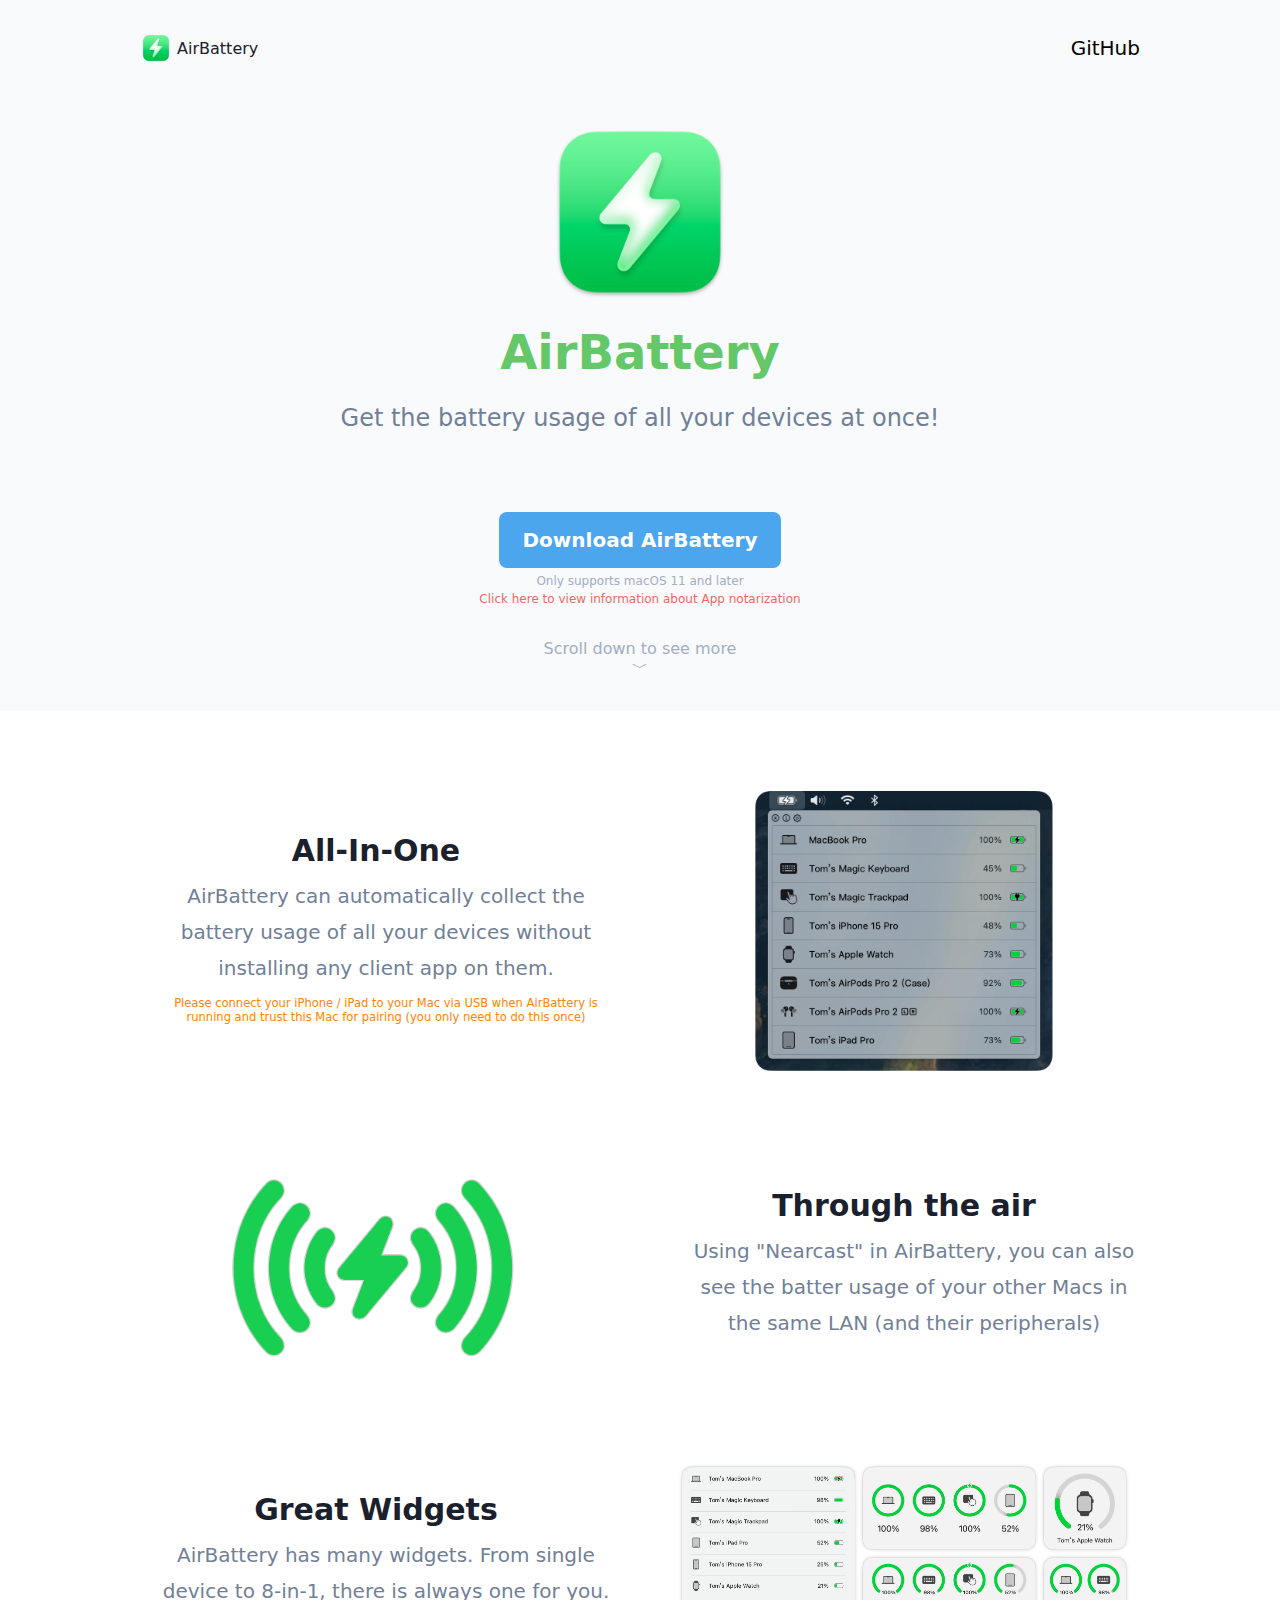
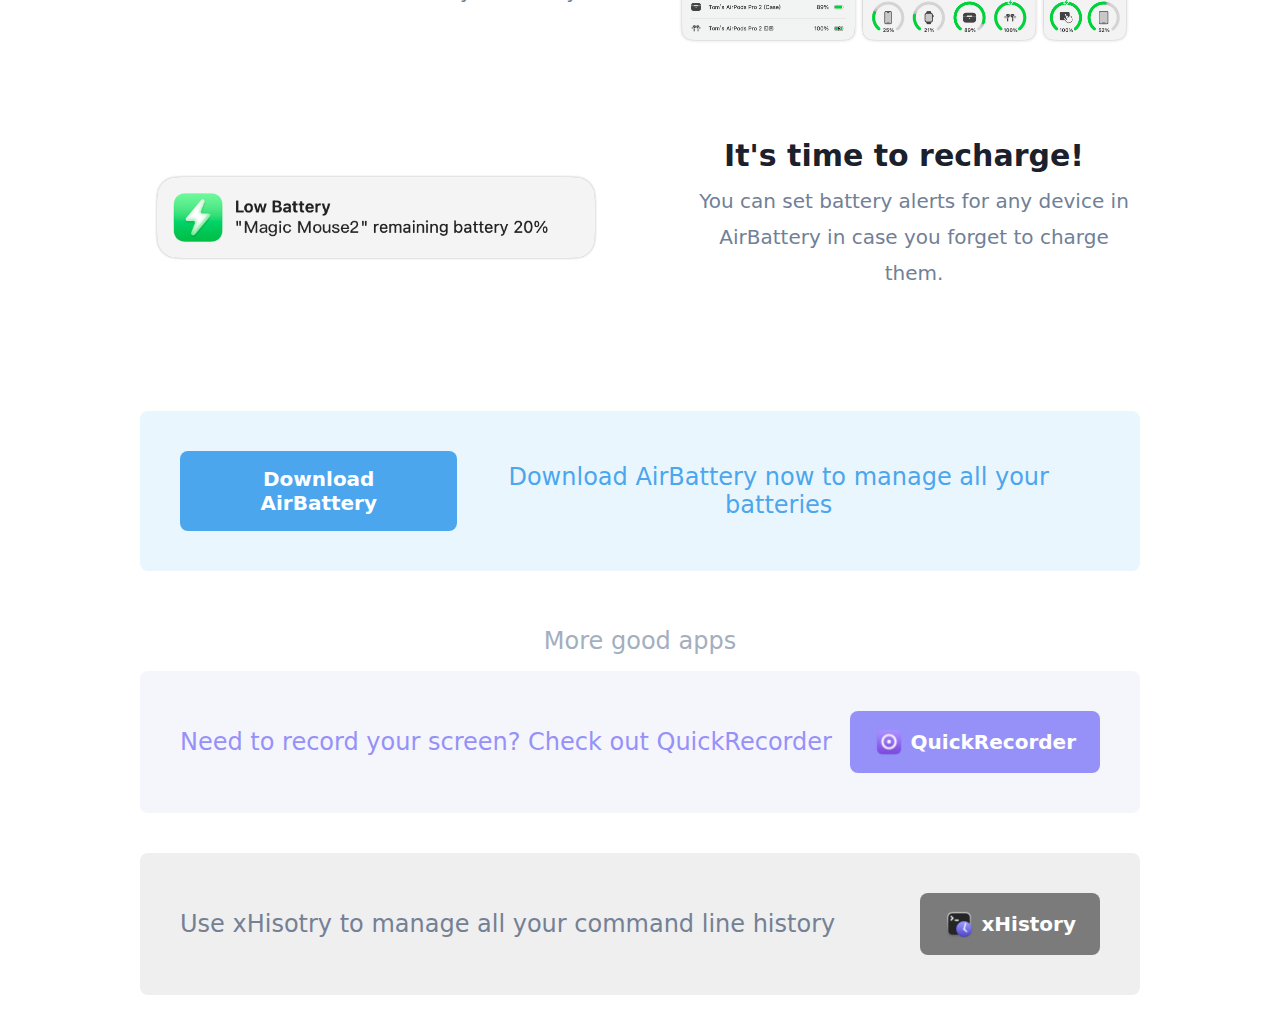
<file: airbattery/index.html>
<!DOCTYPE html>
<html lang="en">
<head>
    <meta charset="UTF-8">
    <meta name="viewport" content="width=device-width, initial-scale=0.9, user-scalable=no">
    <title>AirBattery for Mac</title>
    <style>
        .popup {
            display: none;
            position: fixed;
            z-index: 9999;
            left: 0;
            top: 0;
            width: 100%;
            height: 100%;
            overflow: auto;
            background-color: rgba(0,0,0,0.4);
        }
        
        .popup-content {
            background-color: #fefefe;
            margin: 18% auto;
            padding: 20px;
            border: 0px solid #888;
            width: 80%;
            border-radius: 14px;
        }
        
        .close {
            color: #aaa;
            float: right;
            font-size: 28px;
            font-weight: bold;
            cursor: pointer;
        }
        
        .close:hover,
        .close:focus {
            color: black;
            text-decoration: none;
            cursor: pointer;
        }
        * {
            margin: 0;
            font-family: system-ui, sans-serif;
            text-align: center;
        }
        a {
            color: inherit;
            text-decoration: inherit;
        }
        .cannotOpen {
            color: #EC6A5E;
        }
        .cannotOpen:hover {
            color: #b3190a;
        }
        .container {
            max-width: 1000px;
            margin: 0 auto; /* 将容器居中 */
            display: flex;
            justify-content: space-between;
            align-items: center; /* 垂直居中对齐 */
        }
        .container img, span {
            vertical-align: middle;
        }
        .btn-primary {
            border-radius: .5rem;
            display: inline-block;
            text-align: center;
            font-size: 1.25rem;
            font-weight: 700;
            padding: 1rem 1.5rem;
            background-color: #4BA6EE;
            color: #FFFFFF;
        }
        .btn-primary:hover {
            background-color: #4396D6;
        }
        .featureBox {
            max-width: 1000px;
            margin: 0 auto; /* 将容器居中 */
            display: flex;
            justify-content: space-between;
            align-items: center;
            margin-top: 70px;
        }
        .featureBox div {
            width: 452px;
            margin: 10px;
        }
        .featureBox img{
            width: 100%;
            height: 100%;
            object-fit: cover;
        }
        .titl {
            color: #1A202C;
            font-size: 1.875em;
            font-weight: 600;
        }
        .expl {
            color: #718096;
            line-height: 2.25rem;
            font-size: 1.25rem;
            margin-top: 1.5rem;
        }
        .footer {
            width: 1000px;
            text-align: center;
            padding: 2.5em;
            color: #4BA6EE;
            background-color: #E9F6FD;
            border-radius: .5rem;
            display: flex;
            align-items: center;
            justify-content: space-between;
            margin-top: 100px;
            margin-bottom: 40px;
        }
        .footer div { vertical-align: middle; }
        .reverse { flex-direction:row-reverse; }
        .zh { display: none; }
        .en { display: block; }
        @media (max-width: 640px) {
            .featureBox { flex-direction: column; }
            .featureBox div { width: 400px; margin: 0; }
            .featureBox img { margin-top: 40px; }
            .footer {
                flex-direction: column;
                border-radius: 0;
                margin-bottom: 0;
            }
            .footer div { margin: .4em; }
        }
        @media (max-width: 400px) {
            .featureBox div { width: 100%; margin: 0; }
        }
    </style>
</head>
<body>
    <div class="en">
        <div id="popup" class="popup">
            <div class="popup-content">
                <span class="close" onclick="hidePopup()">&times;</span>
                <img src="./images/warring_en.png" alt="warring" height="153" />
                <h2>If you see this when you run AirBattery</h2>
                <p style="color: #718096;"><br>This because my free certificate was revoked due to the 1-year validity limit. Old apps are no longer able to run. Install the latest to fix it.<br><br>If it still does not work after the update, please right-click the app in Finder > "Get Info" > check "Override Malware Protection", and run it again or try again after a few hours<br><br></p>
            </div>
        </div>
        <div style="background-color: #F8FAFC; padding: 2em 1em;">
            <div class="container">
                <div>
                    <img src="./images/AirBattery.png" alt="AirBattery Icon" width="32" height="32" />
                    <span style="font-weight: 400; color: #1B202B">AirBattery</span>
                </div>
                <a style="font-size: 1.25rem; font-weight: 500;" href="https://github.com/lihaoyun6/AirBattery">GitHub</a>
            </div>
            <div style="margin-top: 3em;">
                <img src="./images/AirBattery.png" alt="AirBattery Logo" width="200" height="200" />
                <h1 style="color: #64C868; font-size: 3rem; margin-top: 0.5rem; margin-bottom: 0rem; font-weight: 700; ">AirBattery</h1>
                <div style="color: #718096; font-size: 1.5rem; margin-top: 1.5rem; margin-bottom: 5rem; font-weight: 300; ">Get the battery usage of all your devices at once!</div>
                <a href="https://github.com/lihaoyun6/AirBattery/releases/latest/">
                    <div class="btn-primary">Download AirBattery</div>
                </a>
                <div style="color: #A3AEBE; font-size: .75em; margin-top: .5em; font-weight: 300;">Only supports macOS 11 and later</div>
                <a class="cannotOpen" style="font-size: .75em; margin-top: .5em; font-weight: 400;" href="javascript:void(0);" onclick="javascript:document.querySelector('.notar').style.display = 'block';">
                    Click here to view information about App notarization
                </a>
                <div class="notar" style="display: none; color: #A3AEBE; font-size: .75em; margin-top: .5em; font-weight: 300;">
                    This app has not been notarized by Apple.<br>
                    But I'm in the process of applying to Apple to become a certified developer, which will take some time.<br>
                    If you don't trust me, you are right, because you should never trust any app that has not been notarized.<br>
                    But if you trust me, I will thank you very much. Because trusting a stranger really takes a lot of courage.<br><br>
                    <a class="cannotOpen" style="font-weight: 600;" href="https://support.apple.com/102445#openanyway">
                        I trust you, please tell me how to run it
                    </a>
                </div>
                <div style="color: #A3AEBE; font-size: 1em; margin-top: 2em;">Scroll down to see more<br>﹀</div>
            </div>
        </div>
        <div class="featureBox">
            <div>
                <h3 class="titl">All-In-One</h3>
                <div class="expl">AirBattery can automatically collect the battery usage of all your devices without installing any client app on them.</div>
                <div style="color: #ff8400; font-size: .72em; margin-top: 0em; font-weight: 300;">Please connect your iPhone / iPad to your Mac via USB when AirBattery is running and trust this Mac for pairing (you only need to do this once)</div>
            </div>
            <div>
                <img src="./images/feature1_en.png" alt="feature alt text"/>
            </div>
        </div>
        <div class="featureBox reverse">
            <div>
                <h3 class="titl">Through the air</h3>
                <div class="expl">Using "Nearcast" in AirBattery, you can also see the batter usage of your other Macs in the same LAN (and their peripherals)</div>
            </div>
            <div>
                <img src="./images/feature2.png" alt="feature alt text"/>
            </div>
        </div>
        <div class="featureBox">
            <div>
                <h3 class="titl">Great Widgets</h3>
                <div class="expl">AirBattery has many widgets. From single device to 8-in-1, there is always one for you.<br></div>
            </div>
            <div>
                <img src="./images/feature3_en.png" alt="feature alt text"/>
            </div>
        </div>
        <div class="featureBox reverse">
            <div>
                <h3 class="titl">It's time to recharge!</h3>
                <div class="expl">You can set battery alerts for any device in AirBattery in case you forget to charge them.</div>
            </div>
            <div>
                <img src="./images/feature4_en.png" alt="feature alt text"/>
            </div>
        </div>
        <div class="container">
            <div class="footer">
                <div>
                    <a href="https://github.com/lihaoyun6/AirBattery/releases/latest/">
                        <div class="btn-primary">Download AirBattery</div>
                    </a>
                </div>
                <div style="font-size: 1.5em; font-weight: 500;">Download AirBattery now to manage all your batteries</div>
            </div>
        </div>
        <div style="color: #A3AEBE; font-size: 1.5rem; margin-top: 1rem; margin-bottom: 1rem; font-weight: 500; ">More good apps</div>
        <div class="container">
            <div class="footer" style="margin-top: 0; background-color: #F5F5FC;">
                <div style="color: #9691F8; font-size: 1.5em; font-weight: 500;">Need to record your screen? Check out QuickRecorder</div>
                <div>
                    <a href="../quickrecorder/">
                        <div class="btn-primary" style="background-color: #9691F8;">
                            <img src="../quickrecorder/images/QuickRecorder.png" alt="AirBattery Icon" width="30" height="30" />
                            <span>QuickRecorder</span>
                        </div>
                    </a>
                </div>
            </div>
        </div>
        <div class="container">
            <div class="footer" style="margin-top: 0; background-color: #EFEFEF;">
                <div style="color: #748094; font-size: 1.5em; font-weight: 500;">Use xHisotry to manage all your command line history</div>
                <div>
                    <a href="../xhistory/">
                        <div class="btn-primary" style="background-color: #7B7B7B;">
                            <img src="../xhistory/images/xHistory.png" alt="xHistory Icon" width="30" height="30" />
                            <span>xHistory</span>
                        </div>
                    </a>
                </div>
            </div>
        </div>
    </div>
    <div class="zh">
        <div id="popup_zh" class="popup">
            <div class="popup-content">
                <span class="close" onclick="hidePopup()">&times;</span>
                <img src="./images/warring.png" alt="warring" height="153" />
                <h2>如果您看到了这个提示</h2>
                <p style="color: #718096;"><br>因为苹果免费开发者证书只有一年有效期, 我的旧证书已经过期, 所以旧版 App 会无法正常启动. 请下载最新版覆盖安装以修复此问题<br><br>若更新后还是无法运行, 请在访达中右键点击App并选择"显示简介", 再勾选"覆盖恶意软件保护". 然后再次运行或等几个小时后再试<br><br></p>
            </div>
        </div>
        <div style="background-color: #F8FAFC; padding: 2em 1em;">
            <div class="container">
                <div>
                    <img src="./images/AirBattery.png" alt="AirBattery Icon" width="32" height="32" />
                    <span style="font-weight: 400; color: #1B202B">AirBattery</span>
                </div>
                <a style="font-size: 1.25rem; font-weight: 500;" href="https://github.com/lihaoyun6/AirBattery">GitHub</a>
            </div>
            <div style="margin-top: 3em;">
                <img src="./images/AirBattery.png" alt="AirBattery Logo" width="200" height="200" />
                <h1 style="color: #64C868; font-size: 3rem; margin-top: 0.5rem; margin-bottom: 0rem; font-weight: 700; ">AirBattery</h1>
                <div style="color: #718096; font-size: 1.5rem; margin-top: 1.5rem; margin-bottom: 5rem; font-weight: 300; ">在 Mac 端获取并管理你所有其他设备的电量信息</div>
                <a href="https://github.com/lihaoyun6/AirBattery/releases/latest/">
                    <div class="btn-primary">下载 AirBattery</div>
                </a>
                <div style="color: #A3AEBE; font-size: .75em; margin-top: .5em; font-weight: 300;">仅支持 macOS 11 及以上系统</div>
                <a class="cannotOpen" style="font-size: .75em; margin-top: .5em; font-weight: 400;" href="https://support.apple.com/102445#openanyway">
                    点此查看系统提示"无法验证 App 开发者"的解决方法
                </a>
                <div style="color: #A3AEBE; font-size: 1em; margin-top: 2em;">下滑查看更多内容<br>﹀</div>
            </div>
        </div>
        <div class="featureBox">
            <div>
                <h3 class="titl">设备再多也不怕</h3>
                <div class="expl">AirBattery 支持隔空读取 iPhone / iPad / Apple Watch / AirPods 和妙控设备等设备, 以及部分第三方蓝牙键鼠和耳机的电量信息.</div>
                <div style="color: #ff8400; font-size: .72em; margin-top: 0em; font-weight: 300;">请在 AirBattery 启动后将 iPhone/iPad 有线插入 Mac 并信任以进行配对 (只需一次)</div>
            </div>
            <div>
                <img src="./images/feature1.png" alt="feature alt text"/>
            </div>
        </div>
        <div class="featureBox reverse">
            <div>
                <h3 class="titl">真隔空, 真好用</h3>
                <div class="expl">利用 AirBattery 的 Nearcast 功能, 你不仅可以看到当前 Mac 的电量, 还能看到局域网内其他属于你的 Mac 以及它们外设的电量信息.</div>
            </div>
            <div>
                <img src="./images/feature2.png" alt="feature alt text"/>
            </div>
        </div>
        <div class="featureBox">
            <div>
                <h3 class="titl">好上加好的小组件</h3>
                <div class="expl">AirBattery 内置了多种精心设计的电量显示小组件, 其中甚至包含可同时显示 8 台设备的大型组件和双排电量组件, 让你一眼尽知所需.</div>
            </div>
            <div>
                <img src="./images/feature3.png" alt="feature alt text"/>
            </div>
        </div>
        <div class="featureBox reverse">
            <div>
                <h3 class="titl">忘记充电? 那是过去式了</h3>
                <div class="expl">AirBattery 支持为任意设备设定低电量提醒,<br>并在合适的时候以合适的方式提醒你充电.</div>
            </div>
            <div>
                <img src="./images/feature4.png" alt="feature alt text"/>
            </div>
        </div>
        <div class="container">
            <div class="footer">
                <div>
                    <a href="https://github.com/lihaoyun6/AirBattery/releases/latest/">
                        <div class="btn-primary">下载 AirBattery</div>
                    </a>
                </div>
                <div style="font-size: 1.5em; font-weight: 500;">立即下载 AirBattery 体验以上所有功能吧</div>
            </div>
        </div>
        <div style="color: #A3AEBE; font-size: 1.5rem; margin-top: 1rem; margin-bottom: 1rem; font-weight: 500; ">更多实用工具推荐</div>
        <div class="container">
            <div class="footer" style="margin-top: 0; background-color: #F5F5FC;">
                <div style="color: #9691F8; font-size: 1.5em; font-weight: 500;">在找好用的录屏工具吗? 快来看看 QuickRecorder</div>
                <div>
                    <a href="../quickrecorder/">
                        <div class="btn-primary" style="background-color: #9691F8;">
                            <img src="../quickrecorder/images/QuickRecorder.png" alt="QuickRecorder Icon" width="30" height="30" />
                            <span>QuickRecorder</span>
                        </div>
                    </a>
                </div>
            </div>
        </div>
        <div class="container">
            <div class="footer" style="margin-top: 0; background-color: #EFEFEF;">
                <div style="color: #748094; font-size: 1.5em; font-weight: 500;">使用 xHistory 来管理你的所有命令行历史记录</div>
                <div>
                    <a href="../xhistory/">
                        <div class="btn-primary" style="background-color: #7B7B7B;">
                            <img src="../xhistory/images/xHistory.png" alt="xHistory Icon" width="30" height="30" />
                            <span>xHistory</span>
                        </div>
                    </a>
                </div>
            </div>
        </div>
    </div>
    <script type="text/javascript">
        var userLang = navigator.language || navigator.userLanguage;
        if (userLang.includes("zh", 0)) {
            document.querySelector('.en').style.display = 'none';
            document.querySelector('.zh').style.display = 'block';
            //var popup = document.getElementById("popup_zh");
            //popup.style.display = "block";
        }// else {
            //var popup = document.getElementById("popup");
            //popup.style.display = "block";
        //}
        
        function hidePopup() {
            var popup = document.getElementById("popup");
            popup.style.display = "none";
            popup = document.getElementById("popup_zh");
            popup.style.display = "none";
        }
    </script>
</body>
</html>
</file>
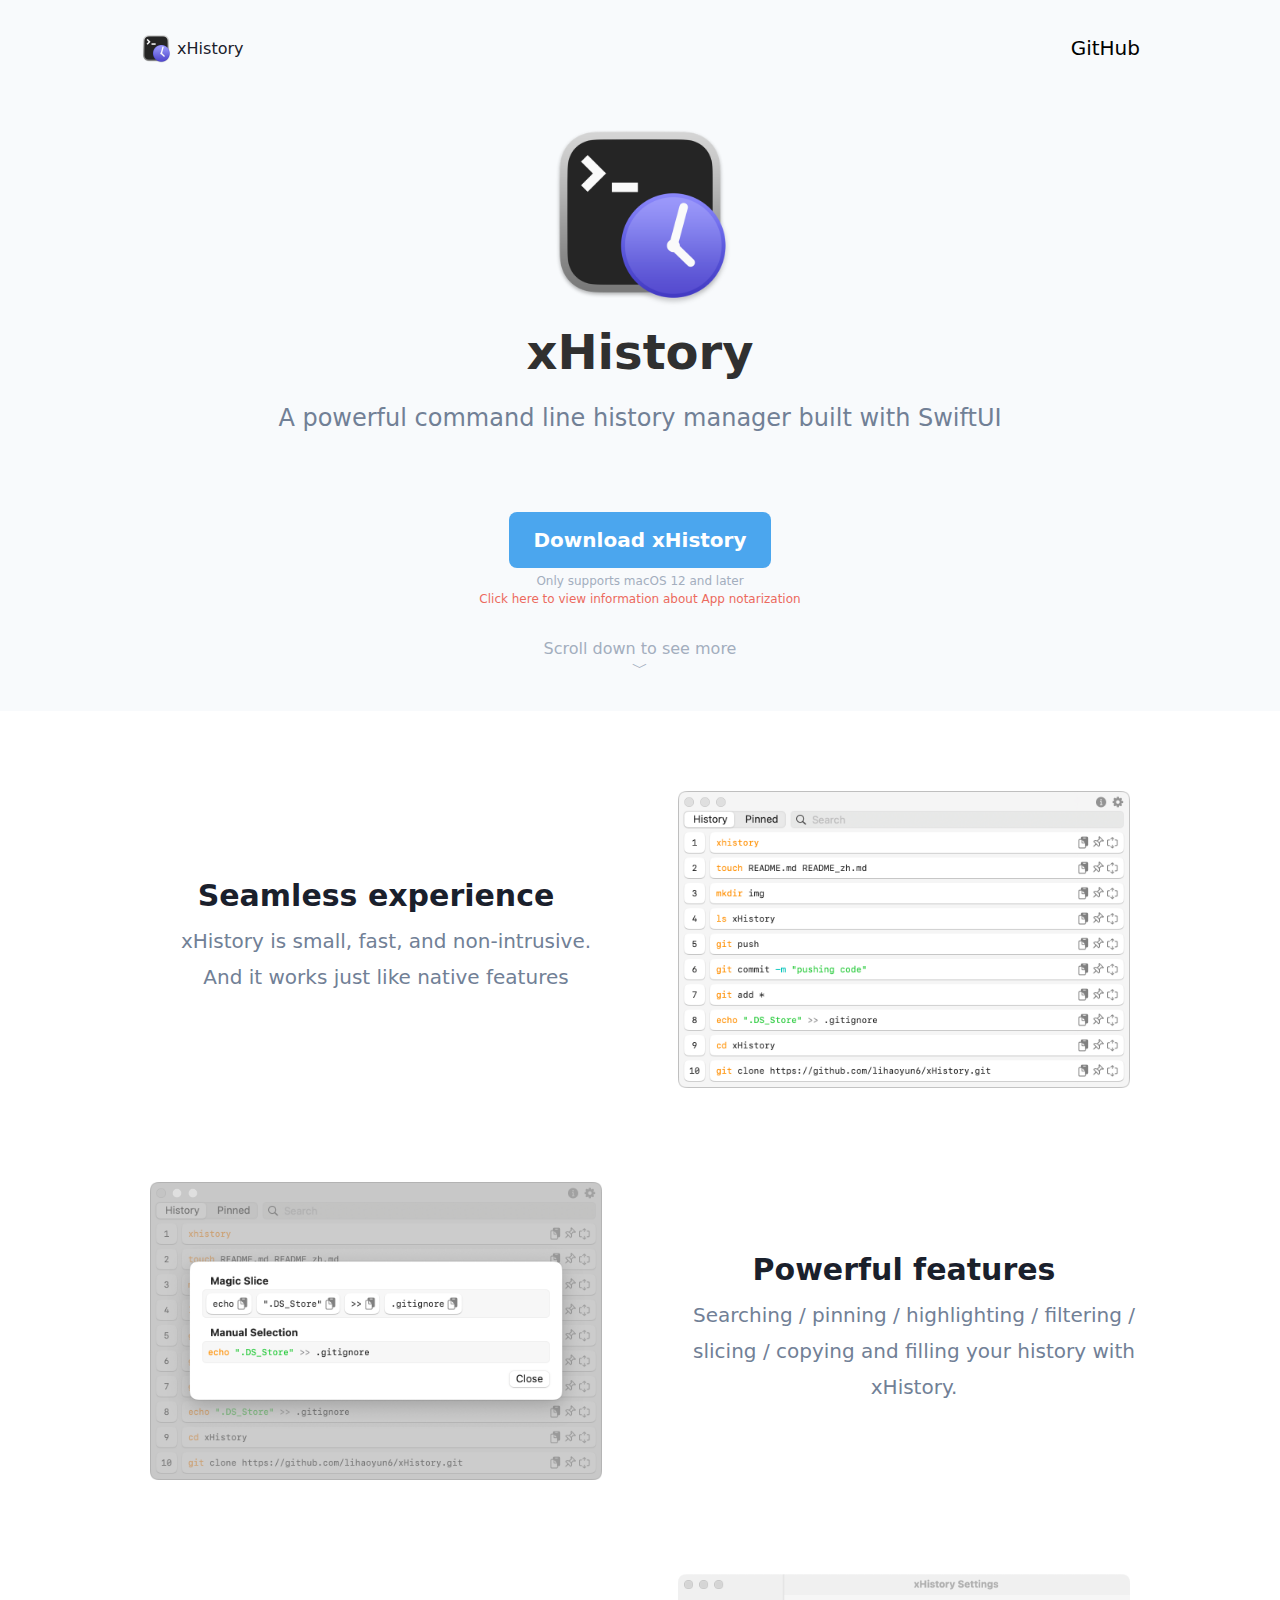
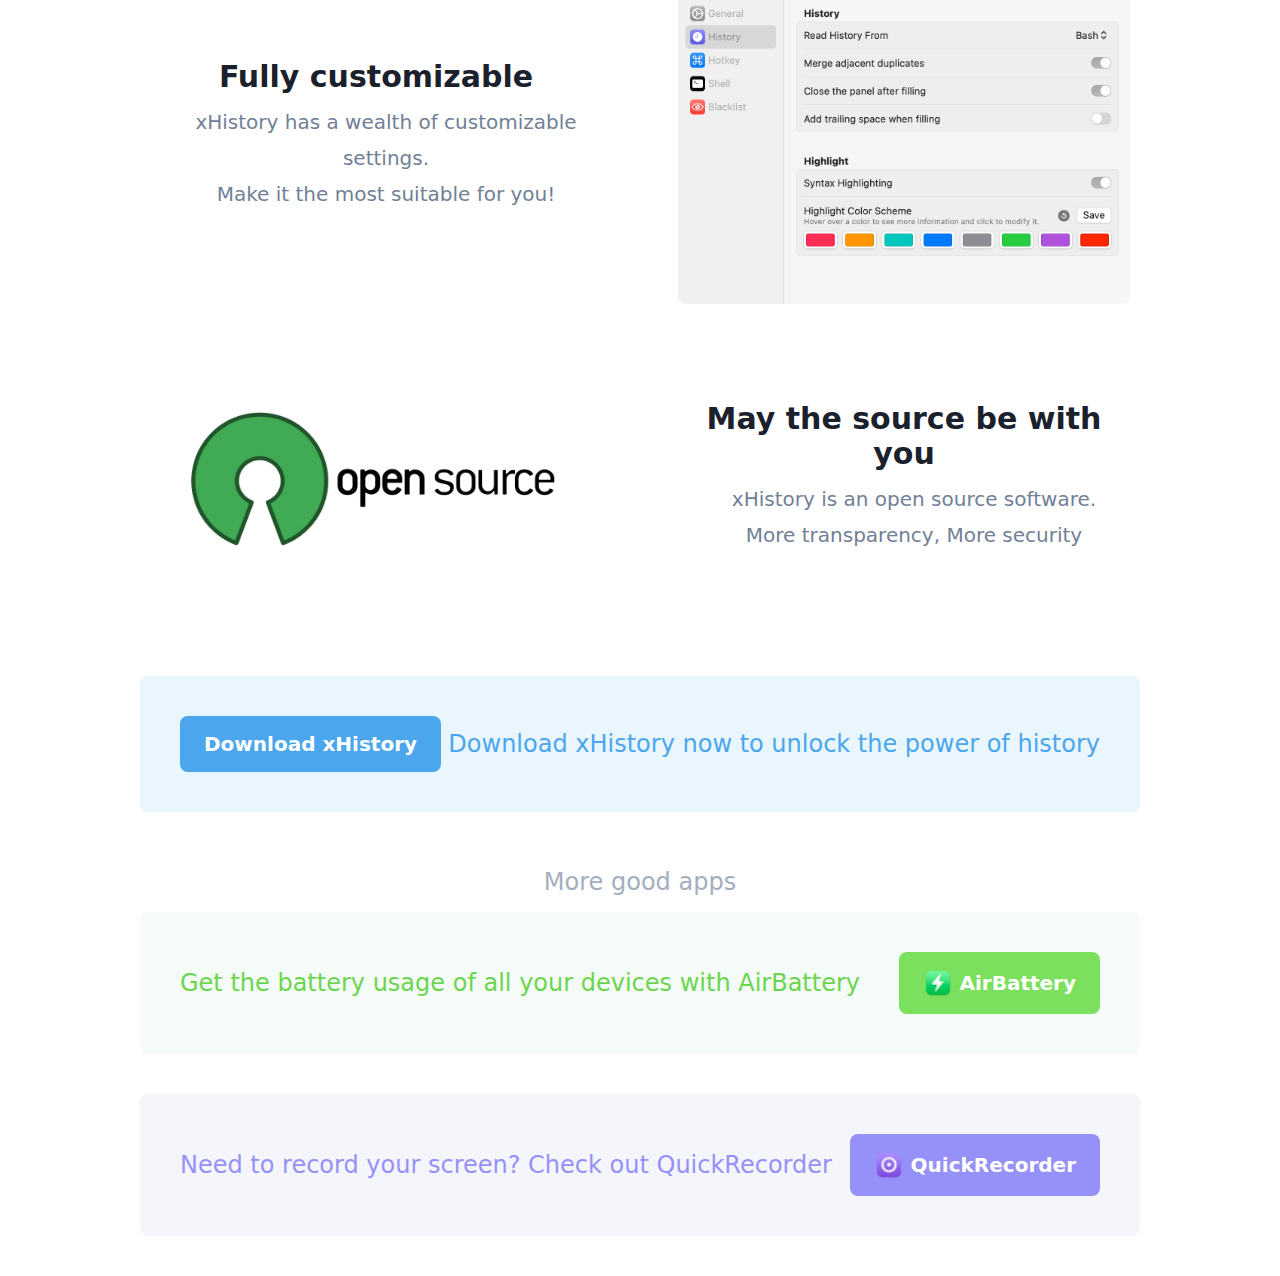
<file: xhistory/index.html>
<!DOCTYPE html>
<html lang="en">
<head>
    <meta charset="UTF-8">
    <meta name="viewport" content="width=device-width, initial-scale=0.9, user-scalable=no">
    <title>xHistory for Mac</title>
    <style>
        .popup {
            display: none;
            position: fixed;
            z-index: 9999;
            left: 0;
            top: 0;
            width: 100%;
            height: 100%;
            overflow: auto;
            background-color: rgba(0,0,0,0.4);
        }
        
        .popup-content {
            background-color: #fefefe;
            margin: 18% auto;
            padding: 20px;
            border: 0px solid #888;
            width: 80%;
            border-radius: 14px;
        }
        
        .close {
            color: #aaa;
            float: right;
            font-size: 28px;
            font-weight: bold;
            cursor: pointer;
        }
        
        .close:hover,
        .close:focus {
            color: black;
            text-decoration: none;
            cursor: pointer;
        }
        * {
            margin: 0;
            font-family: system-ui, sans-serif;
            text-align: center;
        }
        a {
            color: inherit;
            text-decoration: inherit;
        }
        .cannotOpen {
            color: #EC6A5E;
        }
        .cannotOpen:hover {
            color: #b3190a;
        }
        .container {
            max-width: 1000px;
            margin: 0 auto; /* 将容器居中 */
            display: flex;
            justify-content: space-between;
            align-items: center; /* 垂直居中对齐 */
        }
        .container img, span {
            vertical-align: middle;
        }
        .btn-primary {
            border-radius: .5rem;
            display: inline-block;
            text-align: center;
            font-size: 1.25rem;
            font-weight: 700;
            padding: 1rem 1.5rem;
            background-color: #4BA6EE;
            color: #FFFFFF;
        }
        .btn-primary:hover {
            background-color: #4396D6;
        }
        .featureBox {
            max-width: 1000px;
            margin: 0 auto; /* 将容器居中 */
            display: flex;
            justify-content: space-between;
            align-items: center;
            margin-top: 70px;
        }
        .featureBox div {
            width: 452px;
            margin: 10px;
        }
        .featureBox img{
            width: 100%;
            height: 100%;
            object-fit: cover;
        }
        .titl {
            color: #1A202C;
            font-size: 1.875em;
            font-weight: 600;
        }
        .expl {
            color: #718096;
            line-height: 2.25rem;
            font-size: 1.25rem;
            margin-top: 1.5rem;
        }
        .footer {
            width: 1000px;
            text-align: center;
            padding: 2.5em;
            color: #4BA6EE;
            background-color: #E9F6FD;
            border-radius: .5rem;
            display: flex;
            align-items: center;
            justify-content: space-between;
            margin-top: 100px;
            margin-bottom: 40px;
        }
        .footer div { vertical-align: middle; }
        .reverse { flex-direction:row-reverse; }
        .zh { display: none; }
        .en { display: block; }
        @media (max-width: 640px) {
            .featureBox { flex-direction: column; }
            .featureBox div { width: 400px; margin: 0; }
            .featureBox img { margin-top: 40px; }
            .footer {
                flex-direction: column;
                border-radius: 0;
                margin-bottom: 0;
            }
            .footer div { margin: .4em; }
        }
        @media (max-width: 400px) {
            .featureBox div { width: 100%; margin: 0; }
        }
    </style>
</head>
<body>
    <div class="en">
        <div id="popup" class="popup">
            <div class="popup-content">
                <span class="close" onclick="hidePopup()">&times;</span>
                <img src="./images/warring_en.png" alt="warring" height="153" />
                <h2>If you see this when you run xHistory</h2>
                <p style="color: #718096;"><br>This because my free certificate was revoked due to the 1-year validity limit. Old apps are no longer able to run. Install the latest to fix it.<br><br>If it still does not work after the update, please right-click the app in Finder > "Get Info" > check "Override Malware Protection", and run it again or try again after a few hours<br><br></p>
            </div>
        </div>
        <div style="background-color: #F8FAFC; padding: 2em 1em;">
            <div class="container">
                <div>
                    <img src="./images/xHistory.png" alt="xHistory Icon" width="32" height="32" />
                    <span style="font-weight: 400; color: #1B202B">xHistory</span>
                </div>
                <a style="font-size: 1.25rem; font-weight: 500;" href="https://github.com/lihaoyun6/xHistory">GitHub</a>
            </div>
            <div style="margin-top: 3em;">
                <img src="./images/xHistory.png" alt="xHistory Logo" width="200" height="200" />
                <h1 style="color: #303030; font-size: 3rem; margin-top: 0.5rem; margin-bottom: 0rem; font-weight: 700; ">xHistory</h1>
                <div style="color: #718096; font-size: 1.5rem; margin-top: 1.5rem; margin-bottom: 5rem; font-weight: 300; ">A powerful command line history manager built with SwiftUI</div>
                <a href="https://github.com/lihaoyun6/xHistory/releases/latest/">
                    <div class="btn-primary">Download xHistory</div>
                </a>
                <div style="color: #A3AEBE; font-size: .75em; margin-top: .5em; font-weight: 300;">Only supports macOS 12 and later</div>
                <a class="cannotOpen" style="font-size: .75em; margin-top: .5em; font-weight: 400;" href="javascript:void(0);" onclick="javascript:document.querySelector('.notar').style.display = 'block';">
                    Click here to view information about App notarization
                </a>
                <div class="notar" style="display: none; color: #A3AEBE; font-size: .75em; margin-top: .5em; font-weight: 300;">
                    This app has not been notarized by Apple.<br>
                    But I'm in the process of applying to Apple to become a certified developer, which will take some time.<br>
                    If you don't trust me, you are right, because you should never trust any app that has not been notarized.<br>
                    But if you trust me, I will thank you very much. Because trusting a stranger really takes a lot of courage.<br><br>
                    <a class="cannotOpen" style="font-weight: 600;" href="https://support.apple.com/102445#openanyway">
                        I trust you, please tell me how to run it
                    </a>
                </div>
                <div style="color: #A3AEBE; font-size: 1em; margin-top: 2em;">Scroll down to see more<br>﹀</div>
            </div>
        </div>
        <div class="featureBox">
            <div>
                <h3 class="titl">Seamless experience</h3>
                <div class="expl">xHistory is small, fast, and non-intrusive.<br>And it works just like native features</div>
            </div>
            <div>
                <img src="./images/feature1_en.png" alt="feature alt text"/>
            </div>
        </div>
        <div class="featureBox reverse">
            <div>
                <h3 class="titl">Powerful features</h3>
                <div class="expl">Searching / pinning / highlighting / filtering / slicing / copying and filling your history with xHistory.</div>
            </div>
            <div>
                <img src="./images/feature2_en.png" alt="feature alt text"/>
            </div>
        </div>
        <div class="featureBox">
            <div>
                <h3 class="titl">Fully customizable</h3>
                <div class="expl">xHistory has a wealth of customizable settings.<br>Make it the most suitable for you!</div>
            </div>
            <div>
                <img src="./images/feature3_en.png" alt="feature alt text"/>
            </div>
        </div>
        <div class="featureBox reverse">
            <div>
                <h3 class="titl">May the source be with you</h3>
                <div class="expl">xHistory is an open source software.<br>More transparency, More security</div>
            </div>
            <div>
                <img src="./images/feature4.png" alt="feature alt text"/>
            </div>
        </div>
        <div class="container">
            <div class="footer">
                <div>
                    <a href="https://github.com/lihaoyun6/xHistory/releases/latest/">
                        <div class="btn-primary">Download xHistory</div>
                    </a>
                </div>
                <div style="font-size: 1.5em; font-weight: 500;">Download xHistory now to unlock the power of history</div>
            </div>
        </div>
        <div style="color: #A3AEBE; font-size: 1.5rem; margin-top: 1rem; margin-bottom: 1rem; font-weight: 500; ">More good apps</div>
        <div class="container">
            <div class="footer" style="margin-top: 0; background-color: #f5fbf6;">
                <div style="color: #6cd54f; font-size: 1.5em; font-weight: 500;">Get the battery usage of all your devices with AirBattery</div>
                <div>
                    <a href="../airbattery/">
                        <div class="btn-primary" style="background-color: #7ae05e;">
                            <img src="../airbattery/images/AirBattery.png" alt="AirBattery Icon" width="30" height="30" />
                            <span>AirBattery</span>
                        </div>
                    </a>
                </div>
            </div>
        </div>
        <div class="container">
            <div class="footer" style="margin-top: 0; background-color: #F5F5FC;">
                <div style="color: #9691F8; font-size: 1.5em; font-weight: 500;">Need to record your screen? Check out QuickRecorder</div>
                <div>
                    <a href="../quickrecorder/">
                        <div class="btn-primary" style="background-color: #9691F8;">
                            <img src="../quickrecorder/images/QuickRecorder.png" alt="QuickRecorder Icon" width="30" height="30" />
                            <span>QuickRecorder</span>
                        </div>
                    </a>
                </div>
            </div>
        </div>
    </div>
    <div class="zh">
        <div id="popup_zh" class="popup">
            <div class="popup-content">
                <span class="close" onclick="hidePopup()">&times;</span>
                <img src="./images/warring.png" alt="warring" height="153" />
                <h2>如果您看到了这个提示</h2>
                <p style="color: #718096;"><br>因为苹果免费开发者证书只有一年有效期, 我的旧证书已经过期, 所以旧版 App 会无法正常启动. 请下载最新版覆盖安装以修复此问题<br><br>若更新后还是无法运行, 请在访达中右键点击App并选择"显示简介", 再勾选"覆盖恶意软件保护". 然后再次运行或等几个小时后再试<br><br></p>
            </div>
        </div>
        <div style="background-color: #F8FAFC; padding: 2em 1em;">
            <div class="container">
                <div>
                    <img src="./images/xHistory.png" alt="xHistory Icon" width="32" height="32" />
                    <span style="font-weight: 400; color: #1B202B">xHistory</span>
                </div>
                <a style="font-size: 1.25rem; font-weight: 500;" href="https://github.com/lihaoyun6/xHistory">GitHub</a>
            </div>
            <div style="margin-top: 3em;">
                <img src="./images/xHistory.png" alt="xHistory Logo" width="200" height="200" />
                <h1 style="color: #303030; font-size: 3rem; margin-top: 0.5rem; margin-bottom: 0rem; font-weight: 700; ">xHistory</h1>
                <div style="color: #718096; font-size: 1.5rem; margin-top: 1.5rem; margin-bottom: 5rem; font-weight: 300; ">一款功能强大的命令行历史记录管理工具</div>
                <a href="https://github.com/lihaoyun6/xHistory/releases/latest/">
                    <div class="btn-primary">下载 xHistory</div>
                </a>
                <div style="color: #A3AEBE; font-size: .75em; margin-top: .5em; font-weight: 300;">仅支持 macOS 12 及以上系统</div>
                <a class="cannotOpen" style="font-size: .75em; margin-top: .5em; font-weight: 400;" href="https://support.apple.com/102445#openanyway">
                    点此查看系统提示"无法验证 App 开发者"的解决方法
                </a>
                <div style="color: #A3AEBE; font-size: 1em; margin-top: 2em;">下滑查看更多内容<br>﹀</div>
            </div>
        </div>
        <div class="featureBox">
            <div>
                <h3 class="titl">精巧, 与生俱来</h3>
                <div class="expl">xHistory 可以实时读取多种 shell 历史记录<br>给你带来快捷无缝高效的使用体验</div>
            </div>
            <div>
                <img src="./images/feature1.png" alt="feature alt text"/>
            </div>
        </div>
        <div class="featureBox reverse">
            <div>
                <h3 class="titl">意料之外的强大</h3>
                <div class="expl">支持历史记录收藏/搜索/去重/高亮/屏蔽等功能<br>还有"智能切片"和"自动填写"助你更快一步</div>
            </div>
            <div>
                <img src="./images/feature2.png" alt="feature alt text"/>
            </div>
        </div>
        <div class="featureBox">
            <div>
                <h3 class="titl">你的地盘你做主</h3>
                <div class="expl">xHistory 内置丰富的可自定义项目<br>用着顺手, 才是硬道理</div>
            </div>
            <div>
                <img src="./images/feature3.png" alt="feature alt text"/>
            </div>
        </div>
        <div class="featureBox reverse">
            <div>
                <h3 class="titl">开源, 开放, 开心</h3>
                <div class="expl">xHistory 是一款开放源代码软件<br>公开, 透明, 用着安心更开心</div>
            </div>
            <div>
                <img src="./images/feature4.png" alt="feature alt text"/>
            </div>
        </div>
        <div class="container">
            <div class="footer">
                <div>
                    <a href="https://github.com/lihaoyun6/xHistory/releases/latest/">
                        <div class="btn-primary">下载 xHistory</div>
                    </a>
                </div>
                <div style="font-size: 1.5em; font-weight: 500;">立即下载 xHistory 开始体验以上所有功能吧</div>
            </div>
        </div>
        <div style="color: #A3AEBE; font-size: 1.5rem; margin-top: 1rem; margin-bottom: 1rem; font-weight: 500; ">更多实用工具推荐</div>
        <div class="container">
            <div class="footer" style="margin-top: 0; background-color: #f5fbf6;">
                <div style="color: #6cd54f; font-size: 1.5em; font-weight: 500;">想要在 Mac 上获取你所有设备的电量信息? 试试 AirBattery 吧</div>
                <div>
                    <a href="../airbattery/">
                        <div class="btn-primary" style="background-color: #7ae05e;">
                            <img src="../airbattery/images/AirBattery.png" alt="AirBattery Icon" width="30" height="30" />
                            <span>AirBattery</span>
                        </div>
                    </a>
                </div>
            </div>
        </div>
        <div class="container">
            <div class="footer" style="margin-top: 0; background-color: #F5F5FC;">
                <div style="color: #9691F8; font-size: 1.5em; font-weight: 500;">在找好用的录屏工具吗? 快来看看 QuickRecorder</div>
                <div>
                    <a href="../quickrecorder/">
                        <div class="btn-primary" style="background-color: #9691F8;">
                            <img src="../quickrecorder/images/QuickRecorder.png" alt="QuickRecorder Icon" width="30" height="30" />
                            <span>QuickRecorder</span>
                        </div>
                    </a>
                </div>
            </div>
        </div>
    </div>
    <script type="text/javascript">
        var userLang = navigator.language || navigator.userLanguage;
        if (userLang.includes("zh", 0)) {
            document.querySelector('.en').style.display = 'none';
            document.querySelector('.zh').style.display = 'block';
            //var popup = document.getElementById("popup_zh");
            //popup.style.display = "block";
        }// else {
        //    var popup = document.getElementById("popup");
        //    popup.style.display = "block";
        //}
        
        function hidePopup() {
            var popup = document.getElementById("popup");
            popup.style.display = "none";
            popup = document.getElementById("popup_zh");
            popup.style.display = "none";
        }
    </script>
</body>
</html>
</file>
